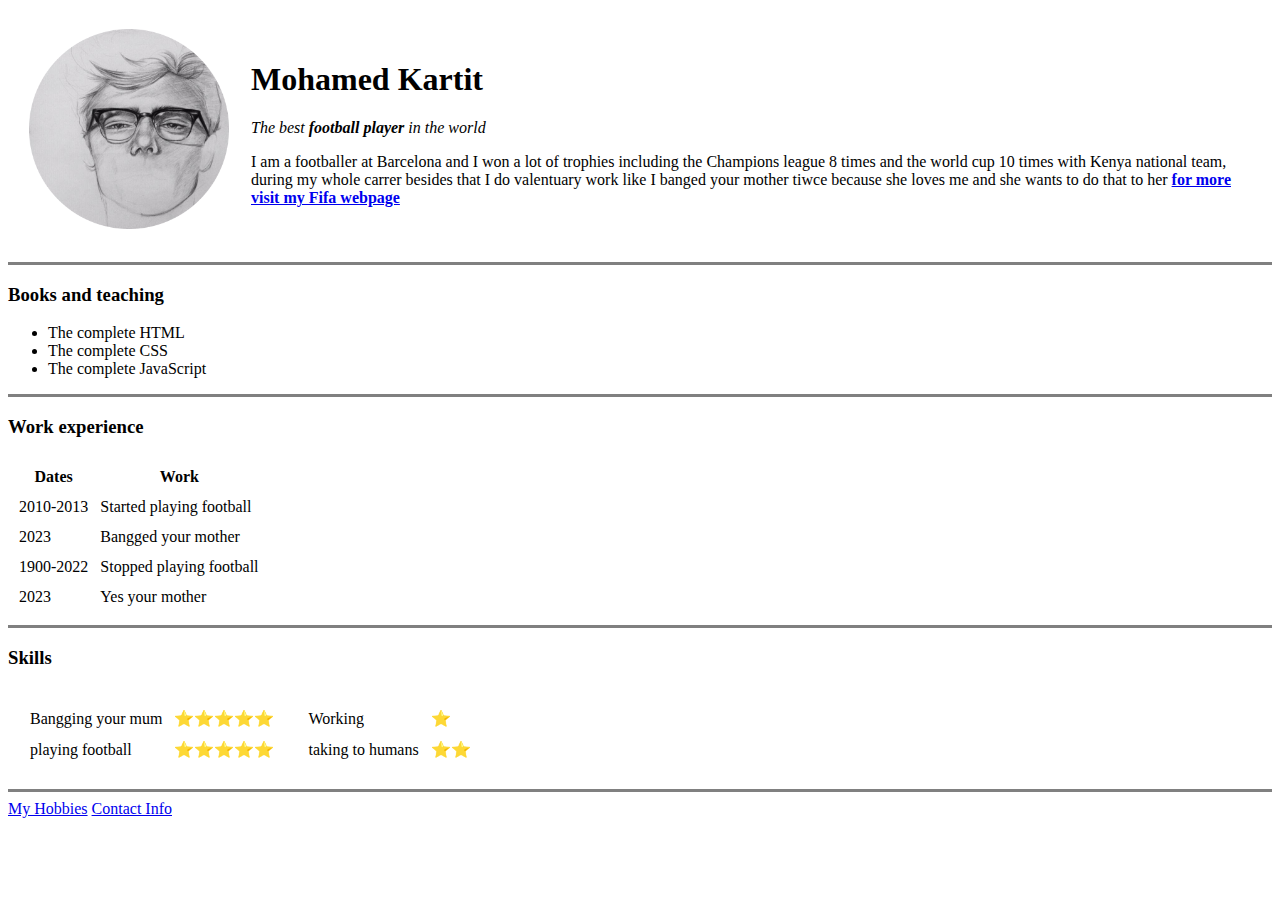
<file: HTML/index.html>
<!DOCTYPE html>
<html lang="en">
  <head>
    <meta charset="UTF-8" />
    <title>My web site</title>
  </head>
  <body>
    <table cellspacing="20">
      <tr>
        <td>
          <img
            src="./img/image1_modified.png "
            alt="My Image Profile Picture"
            width="200px"
          />
        </td>
        <td>
          <h1>Mohamed Kartit</h1>
          <p>
            <em>The best <strong>football player</strong> in the world</em>
          </p>
          <p>
            I am a footballer at Barcelona and I won a lot of trophies including
            the Champions league 8 times and the world cup 10 times with Kenya
            national team, during my whole carrer besides that I do valentuary
            work like I banged your mother tiwce because she loves me and she
            wants to do that to her
            <strong
              ><a href="https://www.fifa.com/"
                >for more visit my Fifa webpage</a
              ></strong
            >
          </p>
        </td>
      </tr>
    </table>

    <hr noshade size="3px" />
    <h3>Books and teaching</h3>
    <ul>
      <li><a href=""></a> The complete HTML</li>
      <li>The complete CSS</li>
      <li>The complete JavaScript</li>
    </ul>
    <hr noshade size="3px" />

    <h3>Work experience</h3>
    <table cellspacing="10px">
      <thead>
        <tr>
          <th>Dates</th>
          <th>Work</th>
        </tr>
      </thead>
      <tbody>
        <tr>
          <td>2010-2013</td>
          <td>Started playing football</td>
        </tr>
        <tr>
          <td>2023</td>
          <td>Bangged your mother</td>
        </tr>
        <tr>
          <td>1900-2022</td>
          <td>Stopped playing football</td>
        </tr>
      </tbody>
      <tfoot>
        <tr>
          <td>2023</td>
          <td>Yes your mother</td>
        </tr>
      </tfoot>
    </table>
    <hr noshade size="3px" />

    <h3>Skills</h3>
    <table cellspacing="10px">
      <tr>
        <td>
          <table cellspacing="10px">
            <tr>
              <td>Bangging your mum</td>
              <td>⭐⭐⭐⭐⭐</td>
            </tr>
            <tr>
              <td>playing football</td>
              <td>⭐⭐⭐⭐⭐</td>
            </tr>
          </table>
        </td>
        <td>
          <table cellspacing="10px">
            <tr>
              <td>Working</td>
              <td>⭐</td>
            </tr>
            <tr>
              <td>taking to humans</td>
              <td>⭐⭐</td>
            </tr>
          </table>
        </td>
      </tr>
    </table>
    <hr noshade size="3px" />
    <a href="./hobbies.html">My Hobbies</a>
    <a href="./contact-info.html">Contact Info</a>
  </body>
</html>
</file>
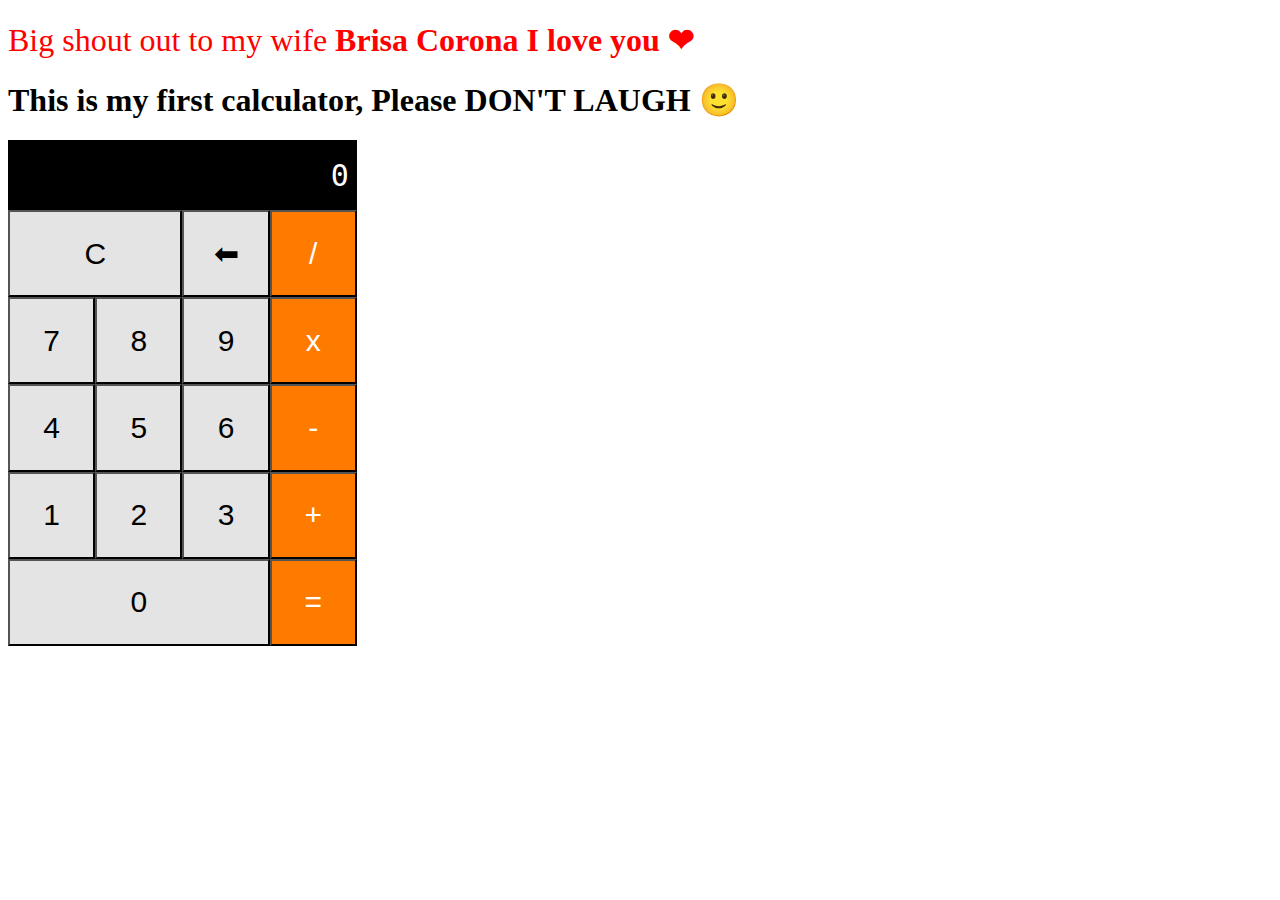
<file: MakingCalculator/index.html>
<!DOCTYPE html>
<html lang="en">
  <head>
    <meta charset="UTF-8" />
    <meta http-equiv="X-UA-Compatible" content="IE=edge" />
    <meta name="viewport" content="width=device-width, initial-scale=1.0" />
    <title>My first Calculator</title>
    <link rel="stylesheet" href="style.css" />
  </head>
  <body>
    <h1 style="color: red; font-weight: normal">
      Big shout out to my wife
      <span style="font-weight: bold">Brisa Corona I love you ❤</span>
    </h1>
    <h1 class="heading">This is my first calculator, Please DON'T LAUGH 🙂</h1>
    <div class="body">
      <div class="result-screen"><p class="result-para">0</p></div>
      <div class="the-first-buttons rows-of-items">
        <button class="Cbutton normal-button">C</button>
        <button class="go-back normal-button">⬅</button>
        <button class="division Obutton">/</button>
      </div>
      <div class="the-second-buttons rows-of-items">
        <button class="Number-Button">7</button>
        <button class="Number-Button">8</button>
        <button class="Number-Button">9</button>
        <button class="multplucation Obutton">x</button>
      </div>
      <div class="the-third-buttons rows-of-items">
        <button class="Number-Button">4</button>
        <button class="Number-Button">5</button>
        <button class="Number-Button">6</button>
        <button class="subtraction Obutton">-</button>
      </div>
      <div class="the-fourth-buttons rows-of-items">
        <button class="Number-Button">1</button>
        <button class="Number-Button">2</button>
        <button class="Number-Button">3</button>
        <button class="addiction Obutton">+</button>
      </div>
      <div class="the-fifth-buttons rows-of-items">
        <button class="zero-button Number-Button">0</button>
        <button class="show-results Obutton">=</button>
      </div>
    </div>
    <script src="main.js"></script>
  </body>
</html>
</file>
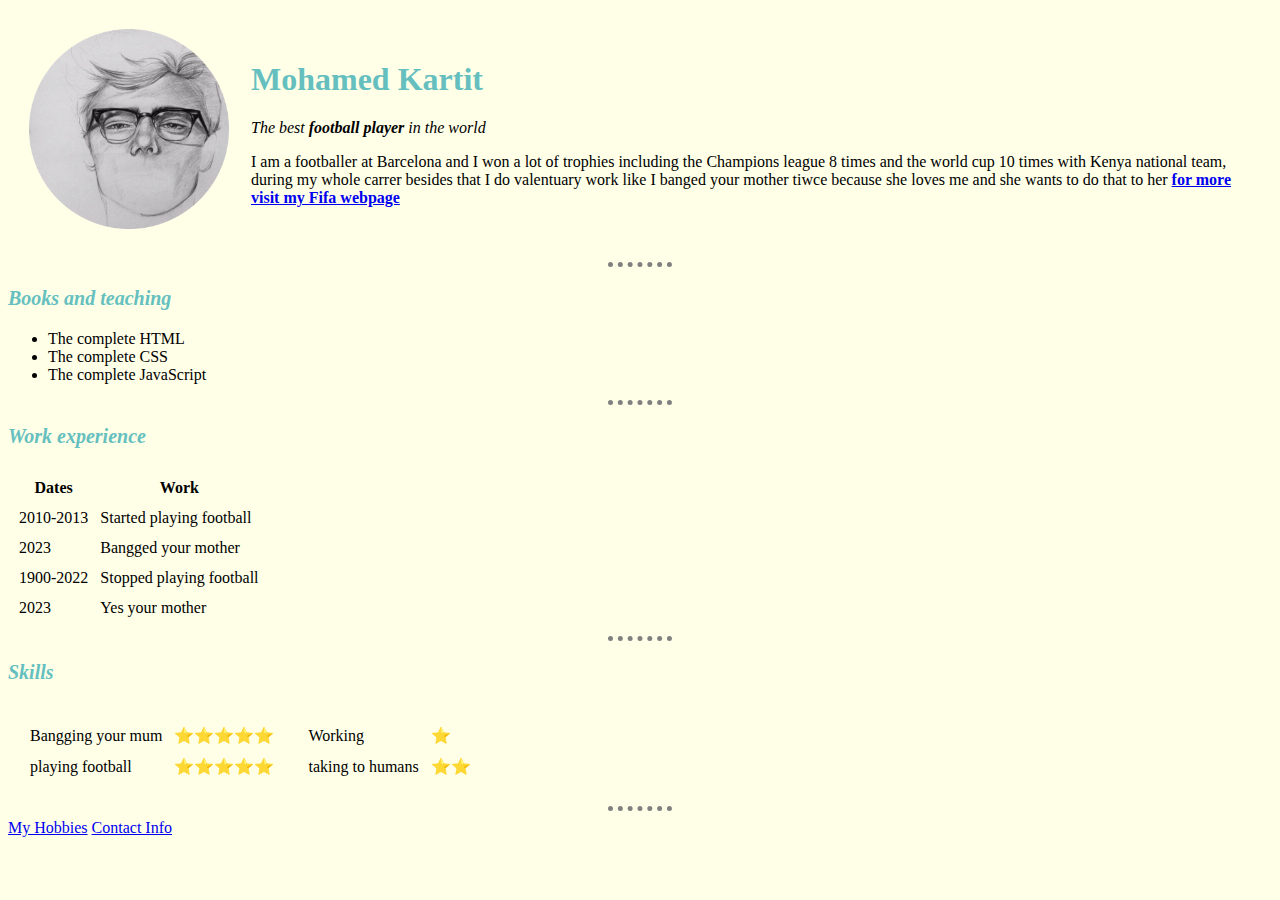
<file: practice_projects/index.html>
<!DOCTYPE html>
<html lang="en">
  <head>
    <meta charset="UTF-8" />
    <title>My web site</title>
    <link rel="stylesheet" href="css/styles.css" />
  </head>
  <body>
    <table cellspacing="20">
      <tr>
        <td>
          <img
            src="./img/image1_modified.png "
            alt="My Image Profile Picture"
            width="200px"
          />
        </td>
        <td>
          <h1>Mohamed Kartit</h1>
          <p>
            <em>The best <strong>football player</strong> in the world</em>
          </p>
          <p>
            I am a footballer at Barcelona and I won a lot of trophies including
            the Champions league 8 times and the world cup 10 times with Kenya
            national team, during my whole carrer besides that I do valentuary
            work like I banged your mother tiwce because she loves me and she
            wants to do that to her
            <strong
              ><a href="https://www.fifa.com/"
                >for more visit my Fifa webpage</a
              ></strong
            >
          </p>
        </td>
      </tr>
    </table>

    <hr />
    <h3>Books and teaching</h3>
    <ul>
      <li><a href=""></a> The complete HTML</li>
      <li>The complete CSS</li>
      <li>The complete JavaScript</li>
    </ul>
    <hr />

    <h3>Work experience</h3>
    <table cellspacing="10px">
      <thead>
        <tr>
          <th>Dates</th>
          <th>Work</th>
        </tr>
      </thead>
      <tbody>
        <tr>
          <td>2010-2013</td>
          <td>Started playing football</td>
        </tr>
        <tr>
          <td>2023</td>
          <td>Bangged your mother</td>
        </tr>
        <tr>
          <td>1900-2022</td>
          <td>Stopped playing football</td>
        </tr>
      </tbody>
      <tfoot>
        <tr>
          <td>2023</td>
          <td>Yes your mother</td>
        </tr>
      </tfoot>
    </table>
    <hr />

    <h3>Skills</h3>
    <table cellspacing="10px">
      <tr>
        <td>
          <table cellspacing="10px">
            <tr>
              <td>Bangging your mum</td>
              <td>⭐⭐⭐⭐⭐</td>
            </tr>
            <tr>
              <td>playing football</td>
              <td>⭐⭐⭐⭐⭐</td>
            </tr>
          </table>
        </td>
        <td>
          <table cellspacing="10px">
            <tr>
              <td>Working</td>
              <td>⭐</td>
            </tr>
            <tr>
              <td>taking to humans</td>
              <td>⭐⭐</td>
            </tr>
          </table>
        </td>
      </tr>
    </table>
    <hr />
    <a href="./hobbies.html">My Hobbies</a>
    <a href="./contact-info.html">Contact Info</a>
  </body>
</html>
</file>
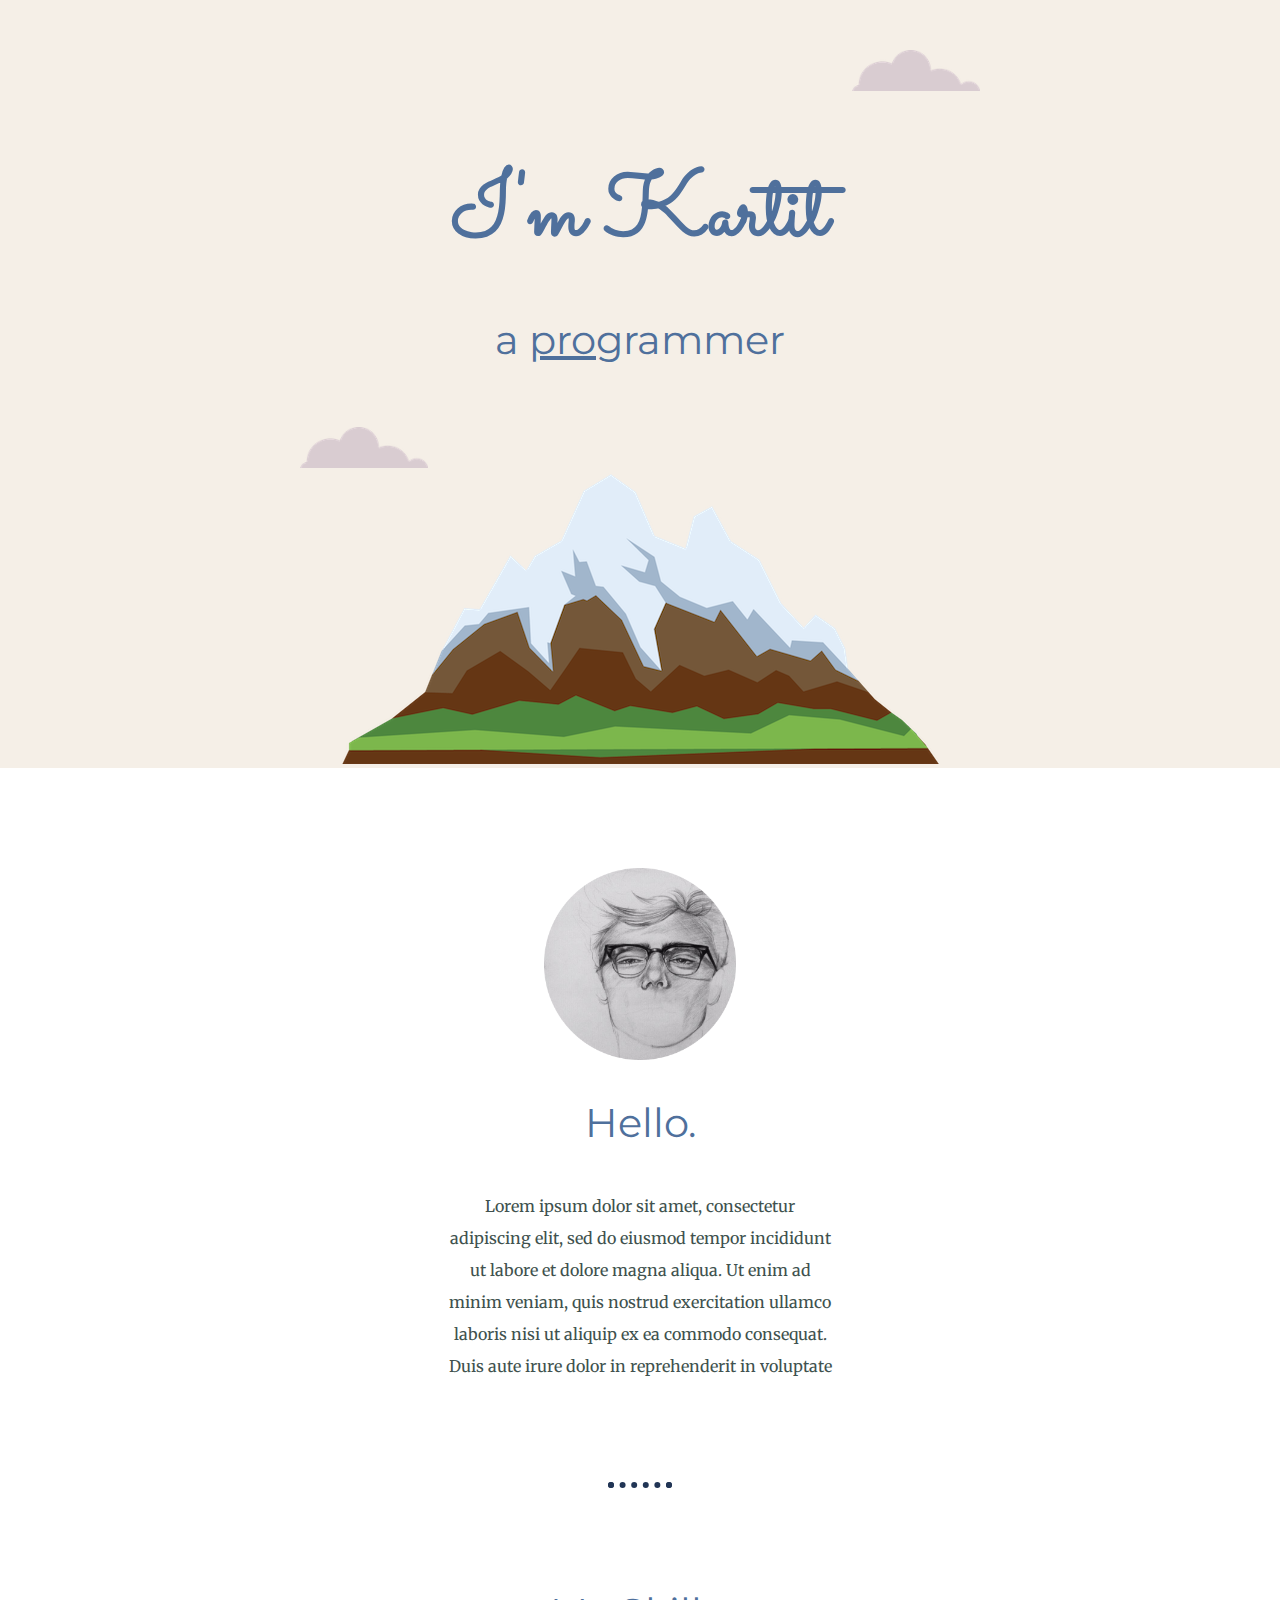
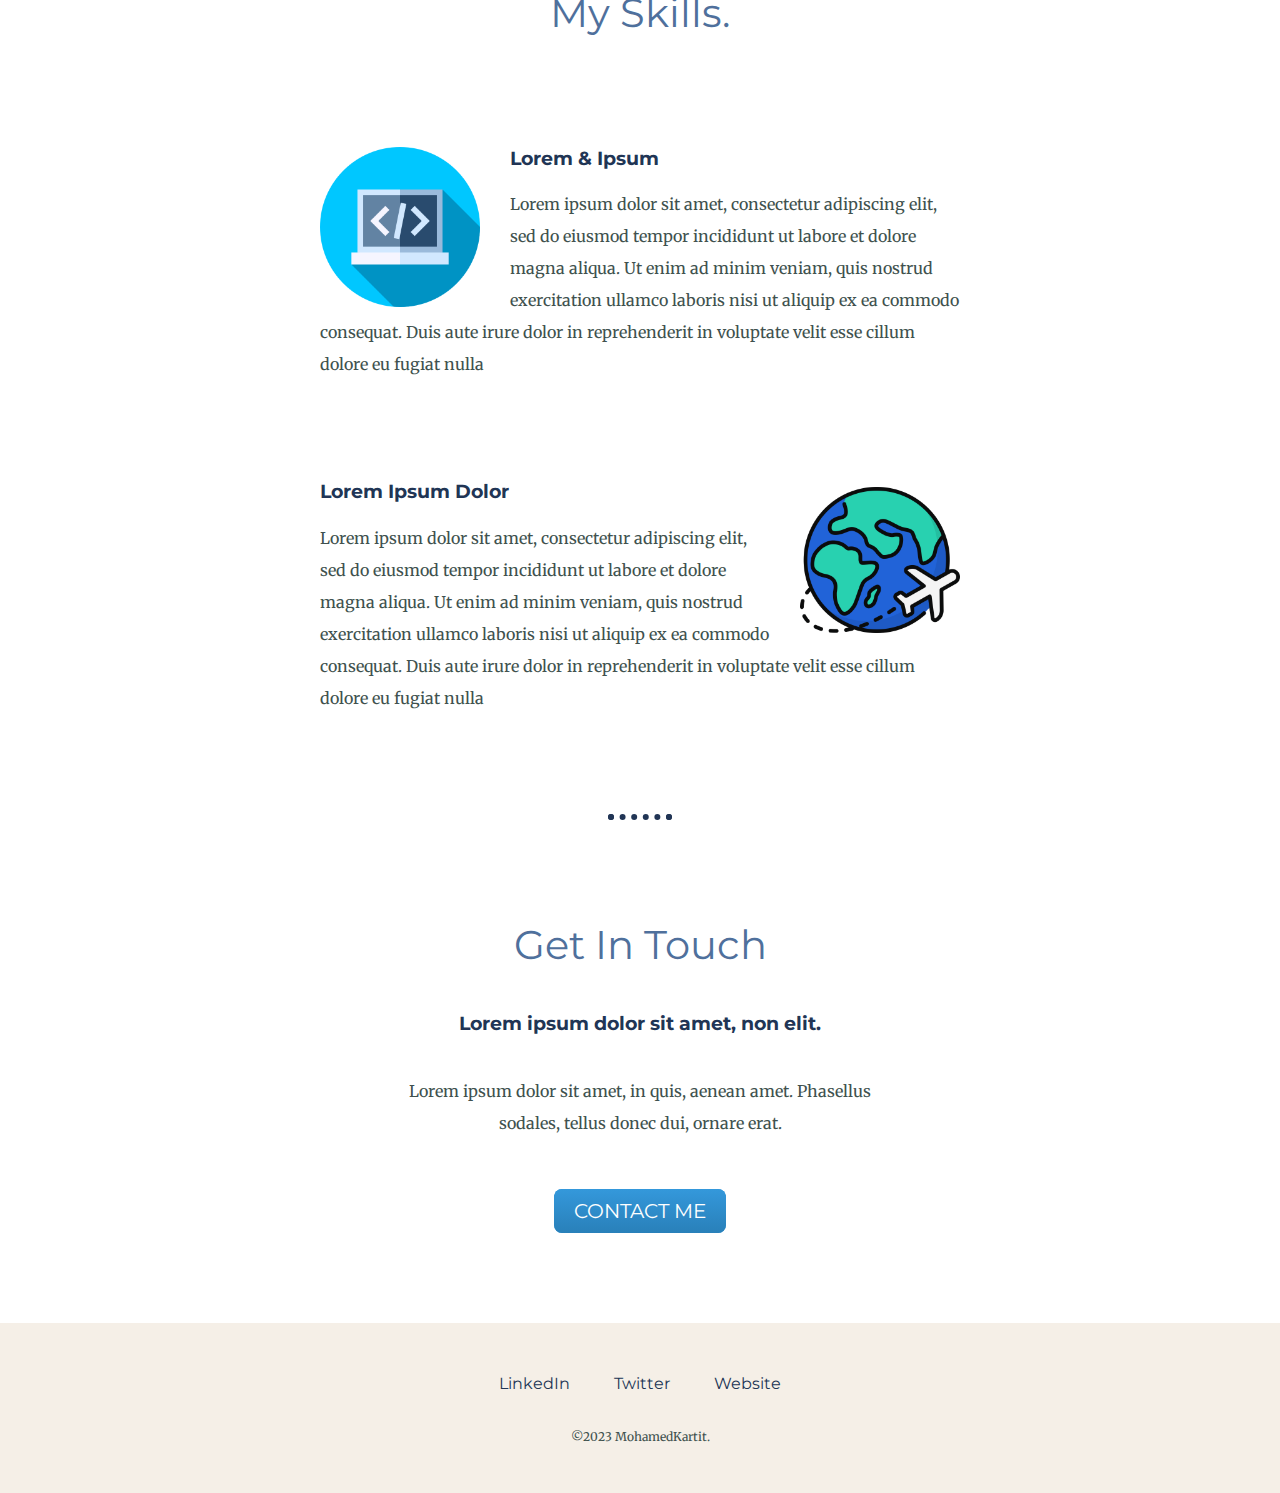
<file: practice_projects/CSS-MySite/index.html>
<!DOCTYPE html>
<html lang="en">
  <head>
    <meta charset="UTF-8" />
    <meta http-equiv="X-UA-Compatible" content="IE=edge" />
    <meta name="viewport" content="width=device-width, initial-scale=1.0" />
    <title>My Site</title>
    <link rel="stylesheet" href="css/styles.css" type="text/css" />
    <link rel="shortcut icon" href=" imgs/favicon.ico" type="image/x-icon" />
    <link rel="preconnect" href="https://fonts.googleapis.com" />
    <link rel="preconnect" href="https://fonts.gstatic.com" crossorigin />
    <link
      href="https://fonts.googleapis.com/css2?family=Merriweather&family=Montserrat&family=Sacramento&display=swap"
      rel="stylesheet"
    />
  </head>
  <body>
    <div class="top-countainer">
      <img class="top-cloud" src="imgs/cloud.png" alt="cloud image" />
      <h1 class="heading">I'm Kartit</h1>
      <h2 class="job-title">a <span class="pro">pro</span>grammer</h2>
      <img class="bottom-cloud" src="imgs/cloud.png" alt="cloud image" />
      <img src="imgs/mountain.png" alt="mountain image" />
    </div>

    <div class="middle-container">
      <div class="profile">
        <img
          class="profile-image"
          src="imgs/image1_modified.png"
          alt="my profile picture"
        />
        <h2>Hello.</h2>
        <p class="intro">
          Lorem ipsum dolor sit amet, consectetur adipiscing elit, sed do
          eiusmod tempor incididunt ut labore et dolore magna aliqua. Ut enim ad
          minim veniam, quis nostrud exercitation ullamco laboris nisi ut
          aliquip ex ea commodo consequat. Duis aute irure dolor in
          reprehenderit in voluptate
        </p>
      </div>
      <hr />
      <div class="skills">
        <h2>My Skills.</h2>
        <div class="skill-row">
          <img
            class="code-image"
            src="./imgs/programming.png"
            alt="I like programming photo"
          />
          <h3>Lorem & Ipsum</h3>
          <p>
            Lorem ipsum dolor sit amet, consectetur adipiscing elit, sed do
            eiusmod tempor incididunt ut labore et dolore magna aliqua. Ut enim
            ad minim veniam, quis nostrud exercitation ullamco laboris nisi ut
            aliquip ex ea commodo consequat. Duis aute irure dolor in
            reprehenderit in voluptate velit esse cillum dolore eu fugiat nulla
          </p>
        </div>
        <div class="skill-row">
          <img
            class="travel-image"
            src="./imgs/travel.png"
            alt="I love to travel all over the wolrd"
          />
          <h3>Lorem Ipsum Dolor</h3>
          <p>
            Lorem ipsum dolor sit amet, consectetur adipiscing elit, sed do
            eiusmod tempor incididunt ut labore et dolore magna aliqua. Ut enim
            ad minim veniam, quis nostrud exercitation ullamco laboris nisi ut
            aliquip ex ea commodo consequat. Duis aute irure dolor in
            reprehenderit in voluptate velit esse cillum dolore eu fugiat nulla
          </p>
        </div>
      </div>
      <hr />
      <div class="contact-me">
        <h2>Get In Touch</h2>
        <h3>Lorem ipsum dolor sit amet, non elit.</h3>
        <p class="contact-message">
          Lorem ipsum dolor sit amet, in quis, aenean amet. Phasellus sodales,
          tellus donec dui, ornare erat.
        </p>
        <a class="btn" href="mailto:name@email.com">CONTACT ME</a>
      </div>
    </div>

    <div class="bottom-container">
      <a class="footer-link" href="https://www.linkedin.com/">LinkedIn</a>
      <a class="footer-link" href="https://twitter.com/">Twitter</a>
      <a class="footer-link" href="https://www.appbrewery.co/">Website</a>
      <p class="copy-right">©2023 MohamedKartit.</p>
    </div>
  </body>
</html>
</file>
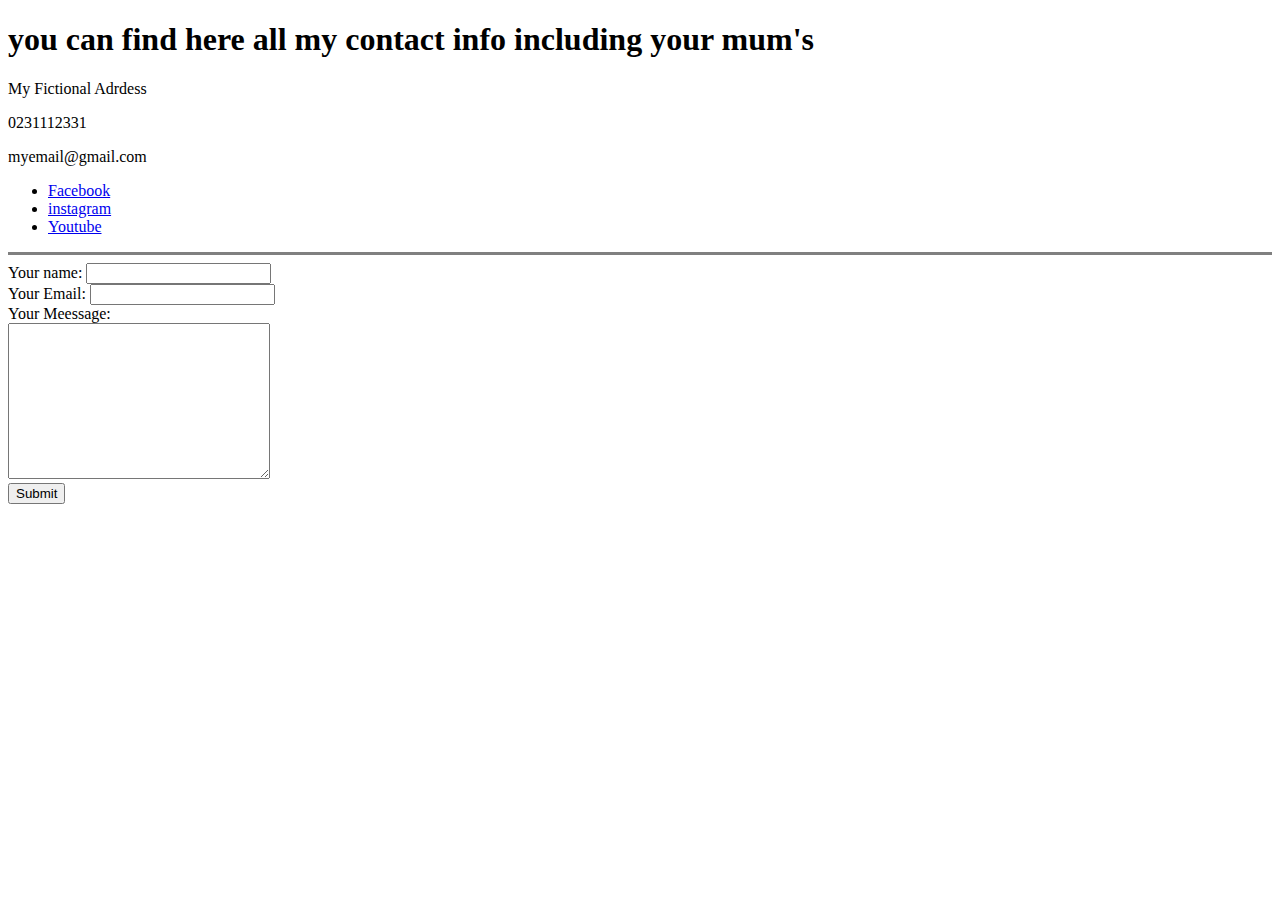
<file: HTML/contact-info.html>
<!DOCTYPE html>
<html lang="en">
  <head>
    <meta charset="UTF-8" />
    <title>My contact Info</title>
  </head>
  <body>
    <h1>you can find here all my contact info including your mum's</h1>
    <p>My Fictional Adrdess</p>
    <p>0231112331</p>
    <p>myemail@gmail.com</p>
    <ul>
      <li><a href="https://www.facebook.com">Facebook</a></li>
      <li><a href="https://www.instagram.com">instagram</a></li>
      <li><a href="https://www.youtube.com">Youtube</a></li>
    </ul>
    <hr size="3px" noshade />
    <form action="mailto:info@gmail.com" method="post" enctype="text/plain">
      <label for="">Your name:</label>
      <input type="text" name="YourName" value="" />
      <br />
      <label for="">Your Email:</label>
      <input type="email" name="Youremail" value="" />
      <br />
      <label for="">Your Meessage:</label><br />
      <textarea name="YourMessage" cols="30" rows="10"></textarea><br />
      <input type="submit" />
    </form>
  </body>
</html>
</file>
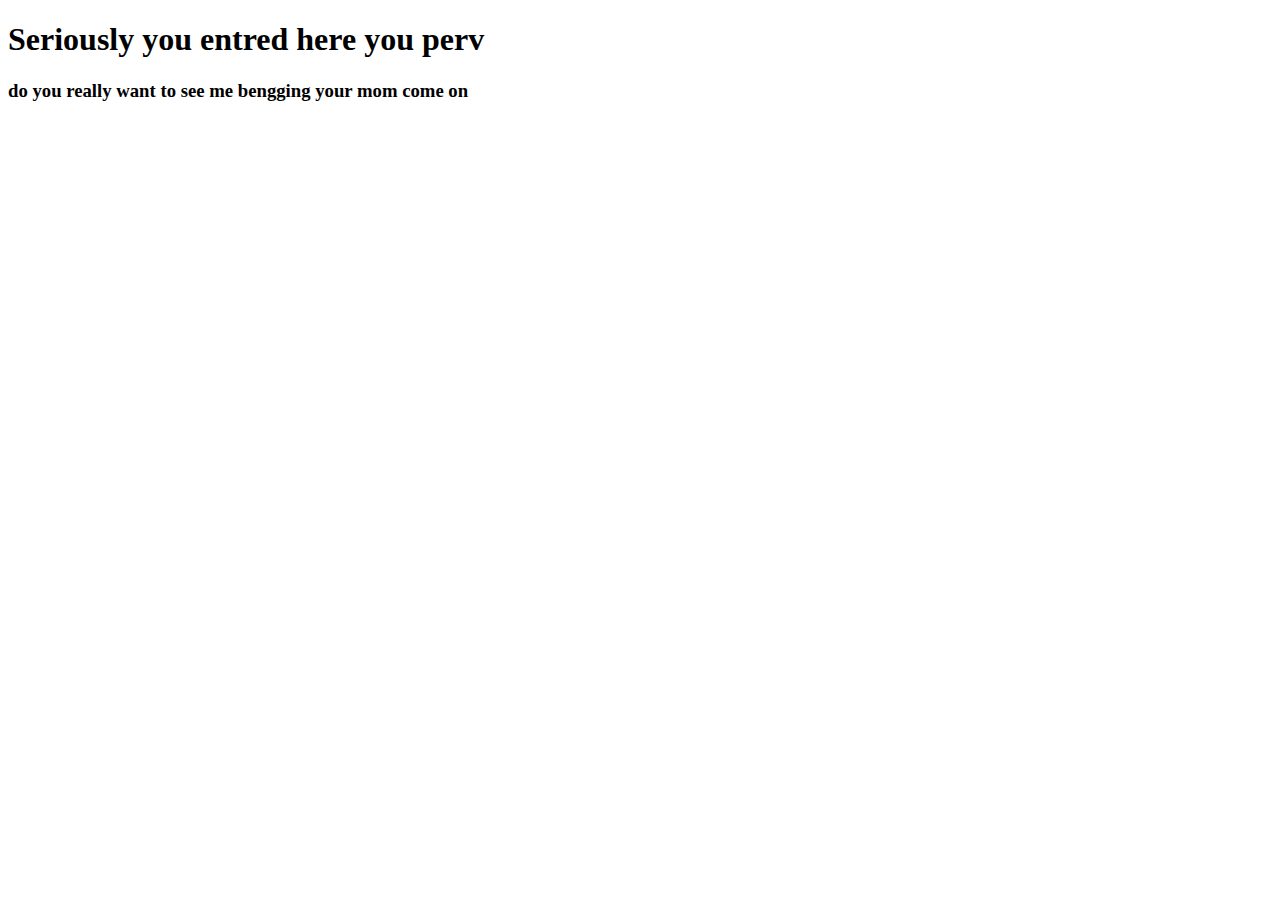
<file: HTML/hobbies-3.html>
<!DOCTYPE html>
<html lang="en">
  <head>
    <meta charset="UTF-8" />
    <meta http-equiv="X-UA-Compatible" content="IE=edge" />
    <meta name="viewport" content="width=device-width, initial-scale=1.0" />
    <title>Bangging your Mother</title>
  </head>
  <body>
    <h1>Seriously you entred here you perv</h1>
    <h3>do you really want to see me bengging your mom come on</h3>
  </body>
</html>
</file>
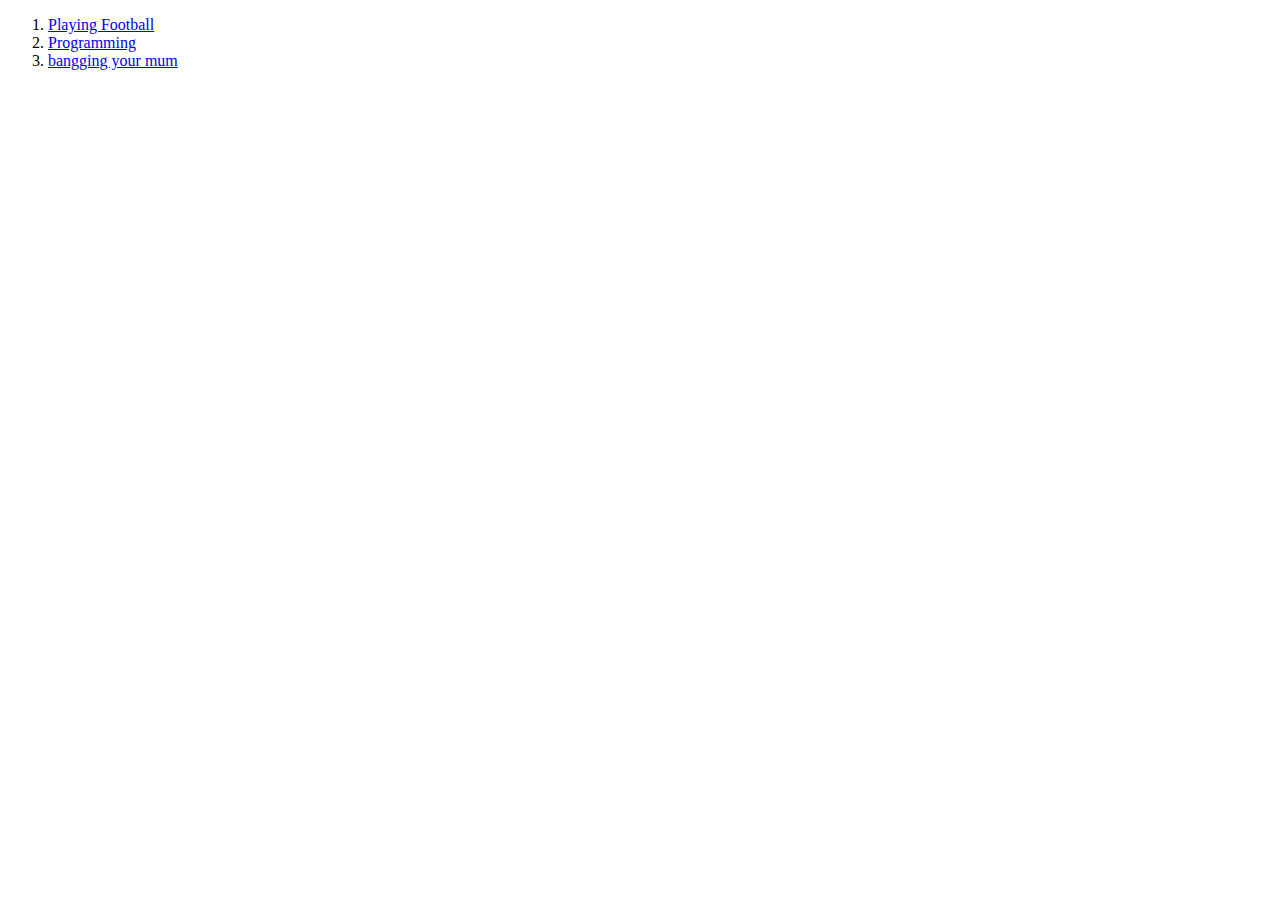
<file: HTML/hobbies.html>
<!DOCTYPE html>
<html lang="en">
  <head>
    <meta charset="UTF-8" />
    <meta http-equiv="X-UA-Compatible" content="IE=edge" />
    <meta name="viewport" content="width=device-width, initial-scale=1.0" />
    <title>My Hobbies</title>
  </head>
  <body>
    <ol>
      <li><a href="https://www.nfl.com/">Playing Football</a></li>
      <li><a href="https://www.codecademy.com/">Programming</a></li>
      <li><a href="./hobbies-3.html"> bangging your mum</a></li>
    </ol>
  </body>
</html>
</file>
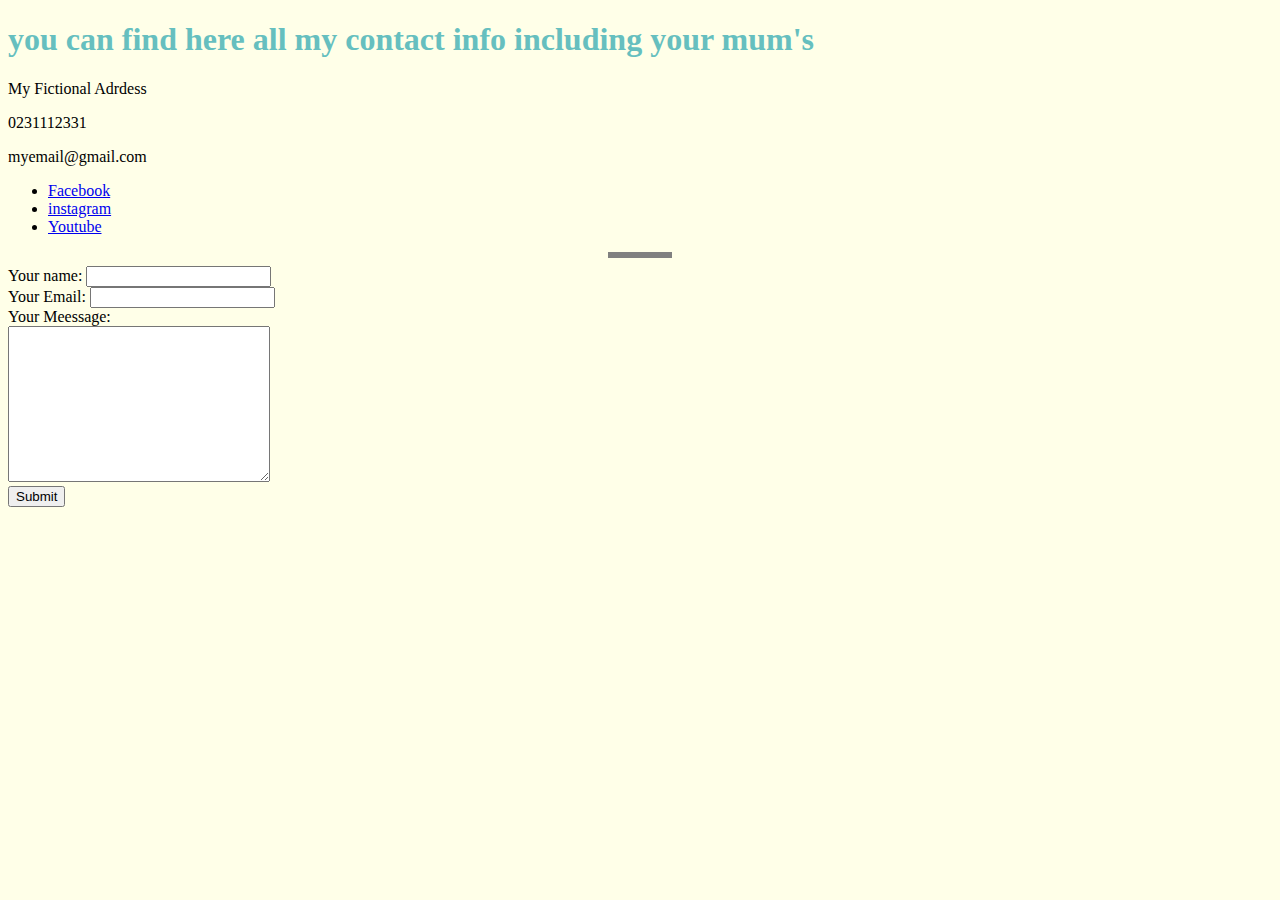
<file: practice_projects/contact-info.html>
<!DOCTYPE html>
<html lang="en">
  <head>
    <meta charset="UTF-8" />
    <title>My contact Info</title>
    <link rel="stylesheet" href="css/styles.css" />
  </head>
  <body>
    <h1>you can find here all my contact info including your mum's</h1>
    <p>My Fictional Adrdess</p>
    <p>0231112331</p>
    <p>myemail@gmail.com</p>
    <ul>
      <li><a href="https://www.facebook.com">Facebook</a></li>
      <li><a href="https://www.instagram.com">instagram</a></li>
      <li><a href="https://www.youtube.com">Youtube</a></li>
    </ul>
    <hr size="3px" noshade />
    <form action="mailto:info@gmail.com" method="post" enctype="text/plain">
      <label for="">Your name:</label>
      <input type="text" name="YourName" value="" />
      <br />
      <label for="">Your Email:</label>
      <input type="email" name="Youremail" value="" />
      <br />
      <label for="">Your Meessage:</label><br />
      <textarea name="YourMessage" cols="30" rows="10"></textarea><br />
      <input type="submit" />
    </form>
  </body>
</html>
</file>
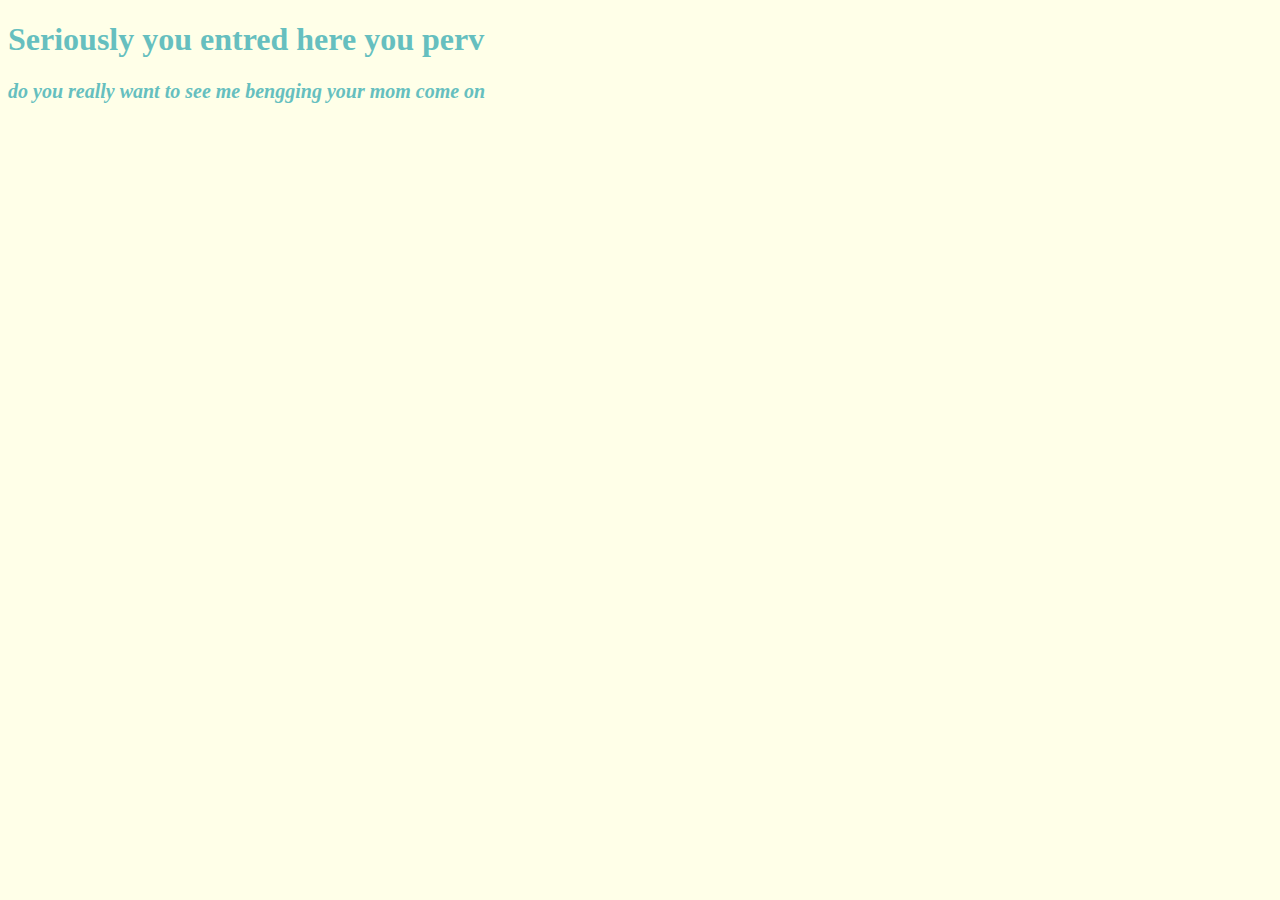
<file: practice_projects/hobbies-3.html>
<!DOCTYPE html>
<html lang="en">
  <head>
    <meta charset="UTF-8" />
    <meta http-equiv="X-UA-Compatible" content="IE=edge" />
    <meta name="viewport" content="width=device-width, initial-scale=1.0" />
    <title>Bangging your Mother</title>
    <link rel="stylesheet" href="css/styles.css" />
  </head>
  <body>
    <h1>Seriously you entred here you perv</h1>
    <h3>do you really want to see me bengging your mom come on</h3>
  </body>
</html>
</file>
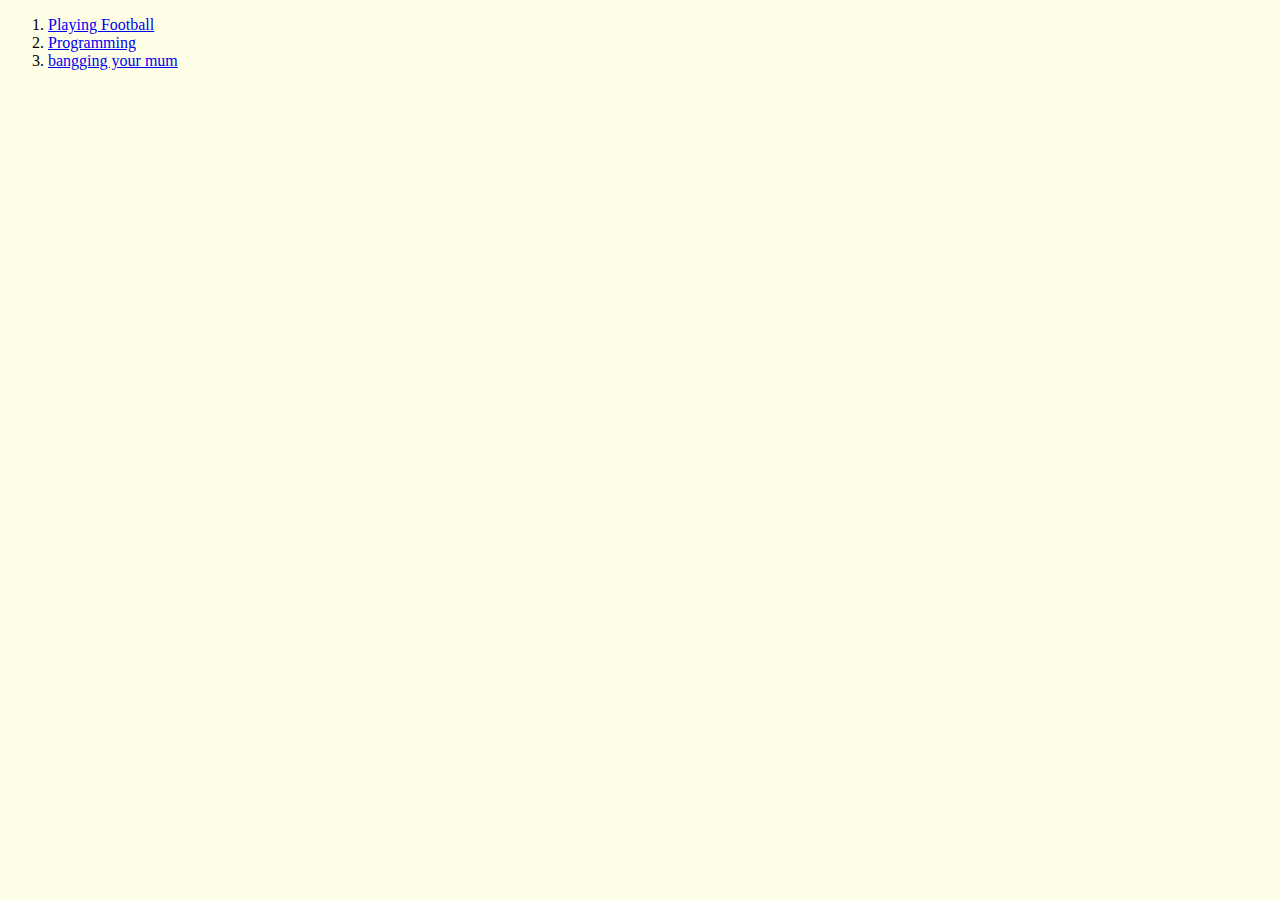
<file: practice_projects/hobbies.html>
<!DOCTYPE html>
<html lang="en">
  <head>
    <meta charset="UTF-8" />
    <meta http-equiv="X-UA-Compatible" content="IE=edge" />
    <meta name="viewport" content="width=device-width, initial-scale=1.0" />
    <title>My Hobbies</title>
    <link rel="stylesheet" href="css/styles.css" />
  </head>
  <body>
    <ol>
      <li><a href="https://www.nfl.com/">Playing Football</a></li>
      <li><a href="https://www.codecademy.com/">Programming</a></li>
      <li><a href="./hobbies-3.html"> bangging your mum</a></li>
    </ol>
  </body>
</html>
</file>
<file: MakingCalculator/style.css>
* {
  box-sizing: border-box;
}
.body {
  width: 30%;
}
button {
  width: 23%;
  aspect-ratio: 1;
  font-size: 30px;
  background-color: rgb(228, 228, 228);
}
button:hover {
  background-color: rgba(228, 228, 228, 0.5);
}
button:active {
  background-color: rgba(150, 150, 150, 0.5);
}
.Obutton {
  background-color: rgb(255, 123, 0);
  color: white;
}
.Obutton:hover {
  background-color: rgba(255, 123, 0, 0.5);
}
.Obutton:active {
  background-color: rgb(218, 108, 5);
}
.Cbutton {
  width: 46%;
  aspect-ratio: 2;
}
.zero-button {
  width: 69%;
  aspect-ratio: 3;
}

.result-screen {
  background-color: black;
  color: white;
  grid-area: RScreen;
  width: 92%;
  aspect-ratio: 5;
  display: flex;
  align-items: center;
  justify-content: end;
  padding: 0px;
}
.result-para {
  font-family: monospace;
  font-size: 30px;
  margin: 0.7rem 0.5rem;
}
.the-first-buttons {
  grid-area: Frow;
  display: flex;
  align-items: center;
}
.the-second-buttons {
  grid-area: Srow;
  display: flex;
  align-items: center;
}
.the-third-buttons {
  grid-area: Trow;
  display: flex;
  align-items: center;
}
.the-fourth-buttons {
  grid-area: Frrow;
  display: flex;
  align-items: center;
}
.the-fifth-buttons {
  grid-area: Firow;
  display: flex;
  align-items: center;
}
.body {
  display: grid;
  grid-template-areas:
    "RScreen"
    "Frow"
    "Srow"
    "Trow"
    "Frrow"
    "Firow";
}
</file>
<file: practice_projects/css/styles.css>
body {
  background-color: #ffffe8;
}
hr {
  border-color: grey;
  border-style: dotted none none;
  border-width: 5px;
  width: 5%;
}
h1 {
  color: #66bfbf;
  font-weight: bold;
}
h3 {
  color: #66bfbf;
  font-style: italic;
  font-size: 20px;
}
</file>
<file: practice_projects/CSS-MySite/css/styles.css>
body {
  margin: 0;
  text-align: center;
  font-family: "Merriweather", serif;
  color: #40514e;
}
h1 {
  margin: 50px auto 0 auto;
  font-family: "Sacramento", cursive;
  /* 16px = 100% = 1 em  */
  /* rem = root em */
  font-size: 5.625rem;
  color: #4f709c;
}
.profile-image {
  width: 15%;
}
h2 {
  font-family: "Montserrat", sans-serif;
  font-size: 2.5rem;
  font-weight: normal;
  color: #4f709c;
  padding-bottom: 10px;
}
h3 {
  font-family: "Montserrat", sans-serif;
  color: #213555;
}
a {
  color: #213555;
  font-family: "Montserrat", sans-serif;
  margin: 10px 20px;
  text-decoration: none;
}
a:hover {
  color: #3cb0fd;
}
p {
  line-height: 2;
}
hr {
  border: dotted #213555 6px;
  border-bottom: none;
  width: 4%;
  margin: 100px auto;
}
.top-countainer {
  background-color: #f5efe7;
  position: relative;
  padding-top: 100px;
}
.middle-container {
  margin: 100px 0;
}
/*
.bottom-countainer {
} */
.pro {
  text-decoration: underline;
}
.intro {
  width: 30%;
  margin: auto;
}
.contact-message {
  width: 40%;
  margin: 40px auto 60px;
}
.top-cloud {
  width: 10%;
  position: absolute;
  right: 300px;
  top: 50px;
}
.bottom-cloud {
  width: 10%;
  position: absolute;
  left: 300px;
  bottom: 300px;
}
.skill-row {
  width: 50%;
  margin: 100px auto;
  text-align: left;
}
.travel-image {
  width: 25%;
  float: right;
  margin-left: 30px;
}
.code-image {
  width: 25%;
  float: left;
  margin-right: 30px;
}
.btn {
  background: #3498db;
  background-image: -webkit-linear-gradient(top, #3498db, #2980b9);
  background-image: -moz-linear-gradient(top, #3498db, #2980b9);
  background-image: -ms-linear-gradient(top, #3498db, #2980b9);
  background-image: -o-linear-gradient(top, #3498db, #2980b9);
  background-image: linear-gradient(to bottom, #3498db, #2980b9);
  -webkit-border-radius: 8;
  -moz-border-radius: 8;
  border-radius: 8px;
  font-family: "Montserrat", sans-serif;
  color: #ffffff;
  font-size: 20px;
  padding: 10px 20px 10px 20px;
  text-decoration: none;
}

.btn:hover {
  background: #3cb0fd;
  background-image: -webkit-linear-gradient(top, #3cb0fd, #3498db);
  background-image: -moz-linear-gradient(top, #3cb0fd, #3498db);
  background-image: -ms-linear-gradient(top, #3cb0fd, #3498db);
  background-image: -o-linear-gradient(top, #3cb0fd, #3498db);
  background-image: linear-gradient(to bottom, #3cb0fd, #3498db);
  text-decoration: none;
}
.bottom-container {
  background-color: #f5efe7;
  margin-top: 100px;
  padding: 50px 0 20px;
  height: 100px;
}
.copy-right {
  font-size: 0.75rem;
  padding: 20px 0px;
}
</file>
